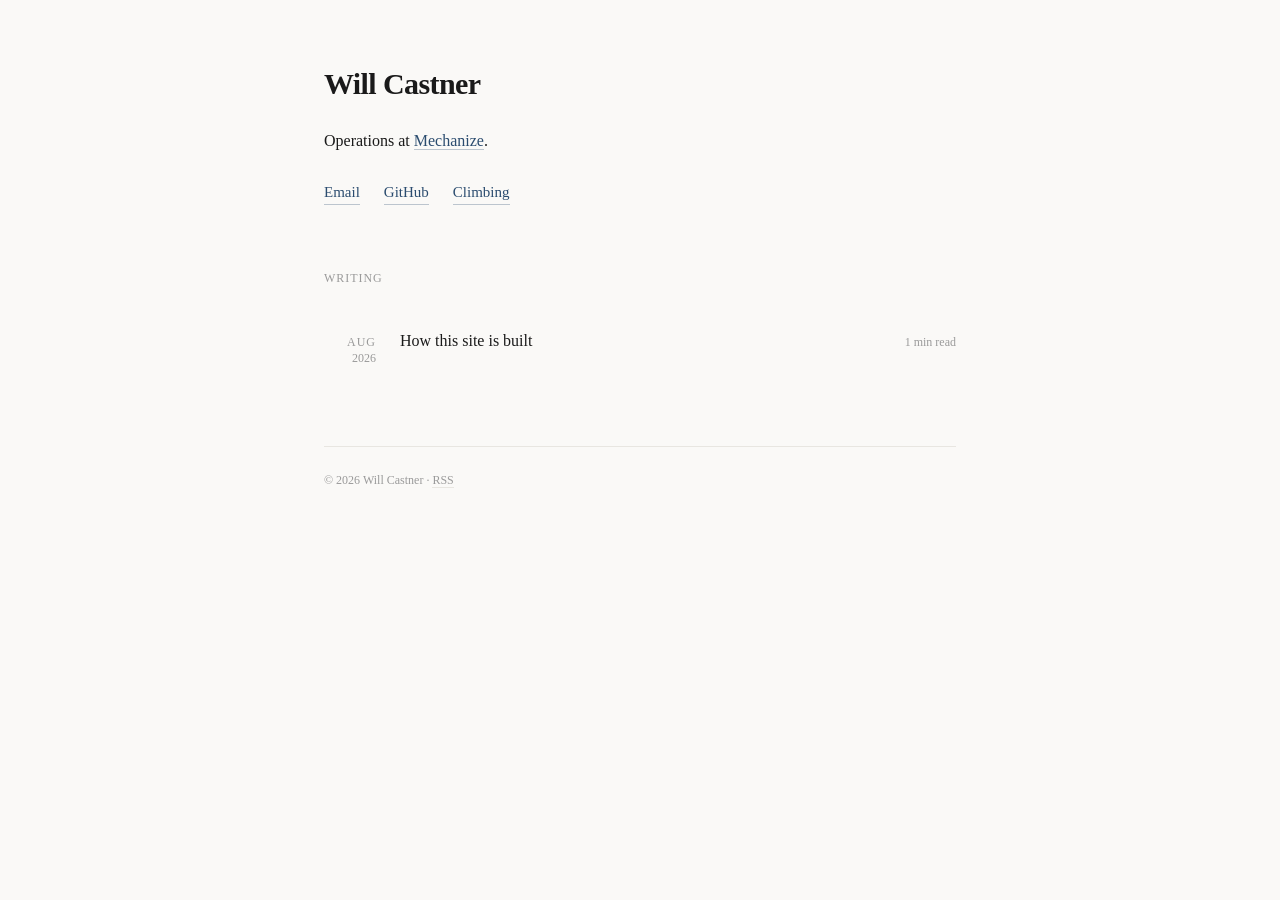
<file: docs/index.html>
<!doctype html>
<html lang="en">
<head>
<meta charset="utf-8">
<meta name="viewport" content="width=device-width, initial-scale=1">
<title>Will Castner</title>
<meta name="description" content="Operations at Mechanize.">
<link rel="stylesheet" href="style.css">
<link rel="alternate" type="application/atom+xml" href="feed.xml" title="Will Castner">
</head>
<body>
<h1 class="name">Will Castner</h1><div class="bio"><p>Operations at <a href="https://mechanize.work">Mechanize</a>.</p></div><nav class="links"><a href="mailto:william@mechanize.work">Email</a><a href="https://github.com/WilliamCastner">GitHub</a><a href="/climbing/">Climbing</a></nav><span class="section-label">Writing</span><div class="feed"><a class="feed-item" href="/writing/colophon/"><span class="feed-calendar"><span class="feed-month">Aug</span>2026</span><span class="feed-title">How this site is built</span><span class="feed-length">1 min read</span></a></div>
<footer>
  <p>&copy; 2026 Will Castner &middot; <a href="feed.xml">RSS</a></p>
</footer>
</body>
</html>
</file>
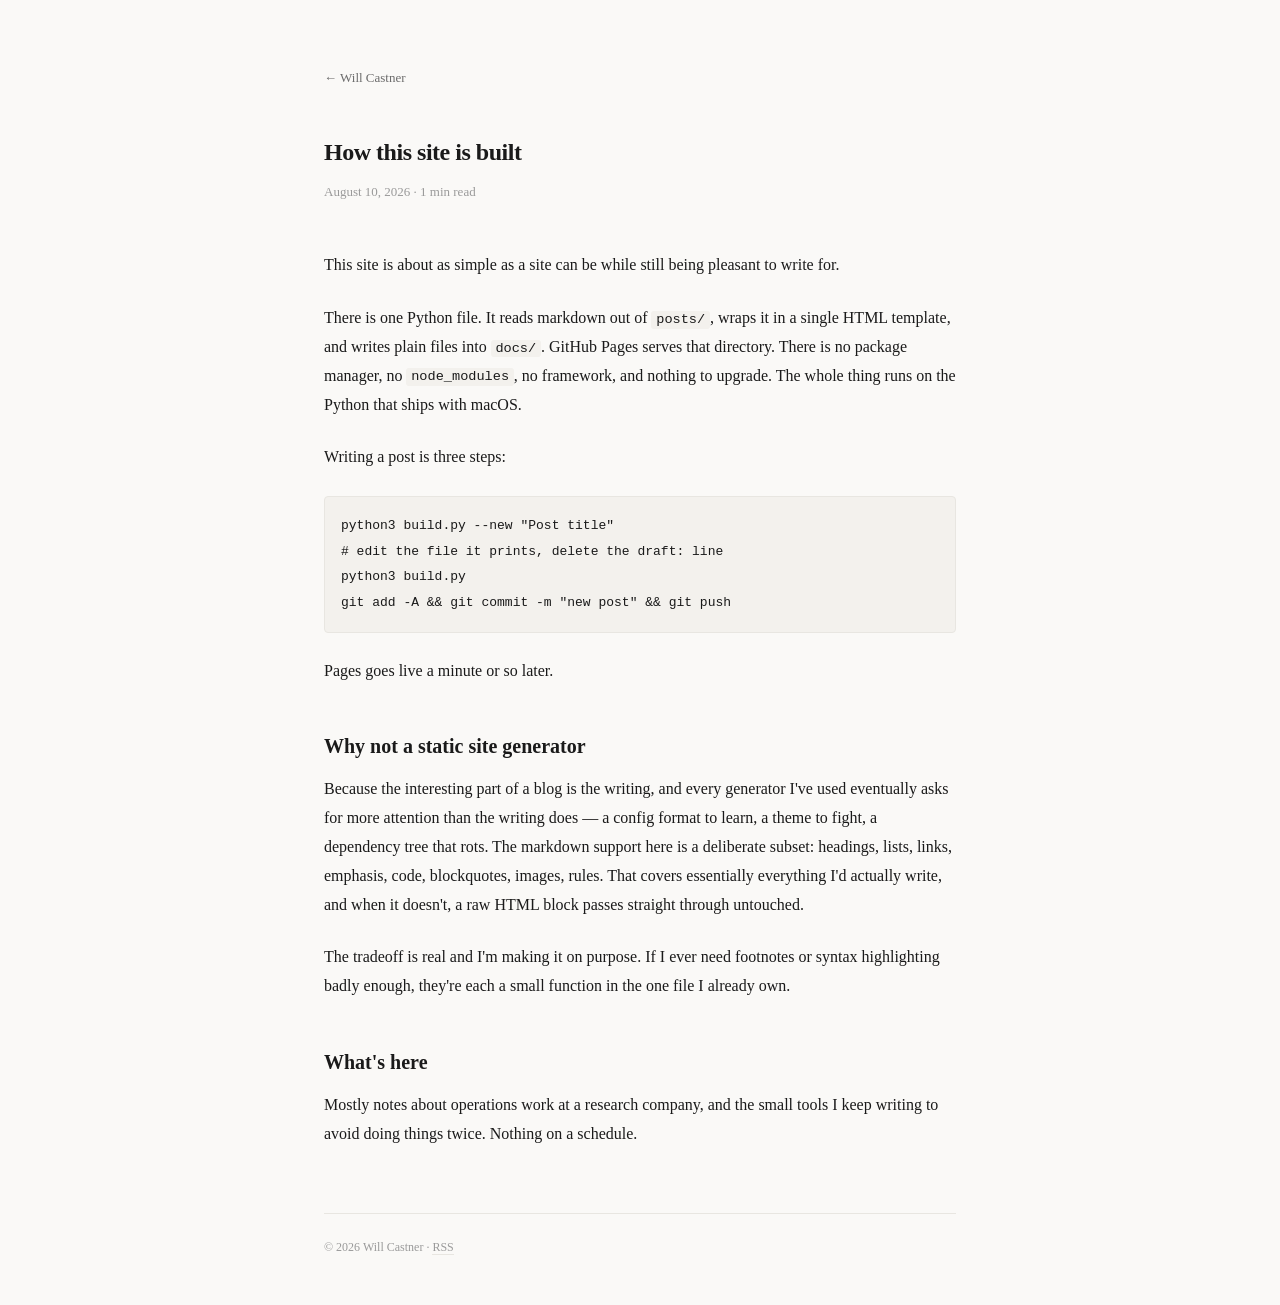
<file: docs/writing/colophon/index.html>
<!doctype html>
<html lang="en">
<head>
<meta charset="utf-8">
<meta name="viewport" content="width=device-width, initial-scale=1">
<title>How this site is built — Will Castner</title>
<meta name="description" content="A few hundred lines of stdlib Python, no dependencies, no build tooling.">
<link rel="stylesheet" href="../../style.css">
<link rel="alternate" type="application/atom+xml" href="../../feed.xml" title="Will Castner">
</head>
<body>
<a class="backlink" href="/">&larr; Will Castner</a><article><h1 class="post-title">How this site is built</h1><p class="post-meta">August 10, 2026 &middot; 1 min read</p><p>This site is about as simple as a site can be while still being pleasant to write for.</p>
<p>There is one Python file. It reads markdown out of <code>posts/</code>, wraps it in a single HTML template, and writes plain files into <code>docs/</code>. GitHub Pages serves that directory. There is no package manager, no <code>node_modules</code>, no framework, and nothing to upgrade. The whole thing runs on the Python that ships with macOS.</p>
<p>Writing a post is three steps:</p>
<pre><code>python3 build.py --new &quot;Post title&quot;
# edit the file it prints, delete the draft: line
python3 build.py
git add -A &amp;&amp; git commit -m &quot;new post&quot; &amp;&amp; git push</code></pre>
<p>Pages goes live a minute or so later.</p>
<h2>Why not a static site generator</h2>
<p>Because the interesting part of a blog is the writing, and every generator I&#x27;ve used eventually asks for more attention than the writing does — a config format to learn, a theme to fight, a dependency tree that rots. The markdown support here is a deliberate subset: headings, lists, links, emphasis, code, blockquotes, images, rules. That covers essentially everything I&#x27;d actually write, and when it doesn&#x27;t, a raw HTML block passes straight through untouched.</p>
<p>The tradeoff is real and I&#x27;m making it on purpose. If I ever need footnotes or syntax highlighting badly enough, they&#x27;re each a small function in the one file I already own.</p>
<h2>What&#x27;s here</h2>
<p>Mostly notes about operations work at a research company, and the small tools I keep writing to avoid doing things twice. Nothing on a schedule.</p></article>
<footer>
  <p>&copy; 2026 Will Castner &middot; <a href="../../feed.xml">RSS</a></p>
</footer>
</body>
</html>
</file>
<file: docs/style.css>
:root {
  --space-2: 8px;
  --space-3: 12px;
  --space-4: 16px;
  --space-5: 24px;
  --space-6: 32px;
  --space-7: 48px;
  --space-8: 64px;

  --bg: #faf9f7;
  --surface: #f3f1ed;
  --border: #e8e6e1;

  --text-primary: #1a1a1a;
  --text-secondary: #6b6b6b;
  --text-tertiary: #9a9a9a;

  --link: #2b4c6f;
  --link-underline: rgba(43, 76, 111, 0.3);
  --link-hover-underline: rgba(43, 76, 111, 0.7);

  --font: 'Palatino Linotype', Palatino, 'Book Antiqua', Georgia, serif;
  --font-mono: ui-monospace, SFMono-Regular, Menlo, monospace;

  --leading-normal: 1.6;
  --leading-relaxed: 1.8;
}

@media (prefers-color-scheme: dark) {
  :root {
    --bg: #161622;
    --surface: #1e1e30;
    --border: #2a2a3e;

    --text-primary: #e0ddd8;
    --text-secondary: #8a8a8a;
    --text-tertiary: #5e5e6e;

    --link: #7aadcf;
    --link-underline: rgba(122, 173, 207, 0.3);
    --link-hover-underline: rgba(122, 173, 207, 0.7);
  }
}

*, *::before, *::after { box-sizing: border-box; }

html { -webkit-text-size-adjust: 100%; }

body {
  font-family: var(--font);
  font-size: 1rem;
  line-height: var(--leading-normal);
  color: var(--text-primary);
  background-color: var(--bg);
  max-width: 680px;
  margin: 0 auto;
  padding: var(--space-8) var(--space-5) var(--space-7);
  -webkit-font-smoothing: antialiased;
  -moz-osx-font-smoothing: grayscale;
}

a {
  color: var(--link);
  text-decoration: none;
  border-bottom: 1px solid var(--link-underline);
  transition: border-color 150ms ease;
}
a:hover { border-bottom-color: var(--link-hover-underline); }

b, strong { font-weight: 600; }

p { margin: 0 0 var(--space-5); line-height: var(--leading-relaxed); }

ul, ol { margin: 0 0 var(--space-5); padding-left: var(--space-5); }
li { margin-bottom: var(--space-2); line-height: var(--leading-relaxed); }

blockquote {
  margin: 0 0 var(--space-5);
  padding-left: var(--space-4);
  border-left: 2px solid var(--border);
  color: var(--text-secondary);
}

hr { border: 0; border-top: 1px solid var(--border); margin: var(--space-7) 0; }

code {
  font-family: var(--font-mono);
  font-size: 0.85em;
  background: var(--surface);
  padding: 0.1em 0.35em;
  border-radius: 3px;
}

pre {
  background: var(--surface);
  border: 1px solid var(--border);
  padding: var(--space-4);
  border-radius: 4px;
  overflow-x: auto;
  margin: 0 0 var(--space-5);
}
pre code { background: none; padding: 0; font-size: 0.8125rem; }

img { max-width: 100%; height: auto; }

/* ===== Landing ===== */

.name {
  font-size: 1.875rem;
  font-weight: 600;
  letter-spacing: -0.02em;
  line-height: 1.3;
  margin: 0 0 var(--space-5);
}

.bio p { margin-bottom: var(--space-5); }

.links {
  display: flex;
  flex-wrap: wrap;
  gap: var(--space-5);
  margin-bottom: var(--space-8);
}
.links a { font-size: 0.9375rem; }

/* ===== Feed ===== */

.section-label {
  display: block;
  font-size: 0.75rem;
  letter-spacing: 0.08em;
  text-transform: uppercase;
  color: var(--text-tertiary);
  margin-bottom: var(--space-5);
}

.feed { display: flex; flex-direction: column; }

.feed-item {
  display: flex;
  align-items: baseline;
  gap: var(--space-5);
  padding: var(--space-4) 0;
  border: 0;
  border-bottom: 1px solid var(--border);
  color: var(--text-primary);
}
.feed-item:last-child { border-bottom: 0; }
.feed-item:hover .feed-title { color: var(--link); }

.feed-calendar {
  flex: 0 0 3.25rem;
  font-size: 0.75rem;
  line-height: 1.3;
  color: var(--text-tertiary);
  text-align: right;
  font-variant-numeric: tabular-nums;
}
.feed-month { display: block; text-transform: uppercase; letter-spacing: 0.08em; }

.feed-title { flex: 1 1 auto; transition: color 150ms ease; }

.feed-length {
  flex: 0 0 auto;
  font-size: 0.75rem;
  color: var(--text-tertiary);
  white-space: nowrap;
}

/* ===== Post ===== */

.backlink {
  display: inline-block;
  font-size: 0.8125rem;
  color: var(--text-secondary);
  border: 0;
  margin-bottom: var(--space-7);
}
.backlink:hover { color: var(--link); border: 0; }

.post-title {
  font-size: 1.5rem;
  font-weight: 600;
  letter-spacing: -0.02em;
  line-height: 1.3;
  margin: 0 0 var(--space-3);
}

.post-meta {
  font-size: 0.8125rem;
  color: var(--text-tertiary);
  margin-bottom: var(--space-7);
}

article h2 {
  font-size: 1.25rem;
  font-weight: 600;
  line-height: 1.3;
  margin: var(--space-7) 0 var(--space-4);
}
article h3 {
  font-size: 1.0625rem;
  font-weight: 600;
  line-height: 1.3;
  margin: var(--space-6) 0 var(--space-3);
}

footer {
  margin-top: var(--space-8);
  padding-top: var(--space-5);
  border-top: 1px solid var(--border);
  font-size: 0.75rem;
  color: var(--text-tertiary);
}
footer a { color: var(--text-tertiary); border-bottom-color: var(--border); }
footer p { margin: 0; line-height: var(--leading-normal); }

@media (max-width: 480px) {
  body { padding-top: var(--space-7); }
  .name { font-size: 1.5rem; }
  .feed-length { display: none; }
}
</file>
